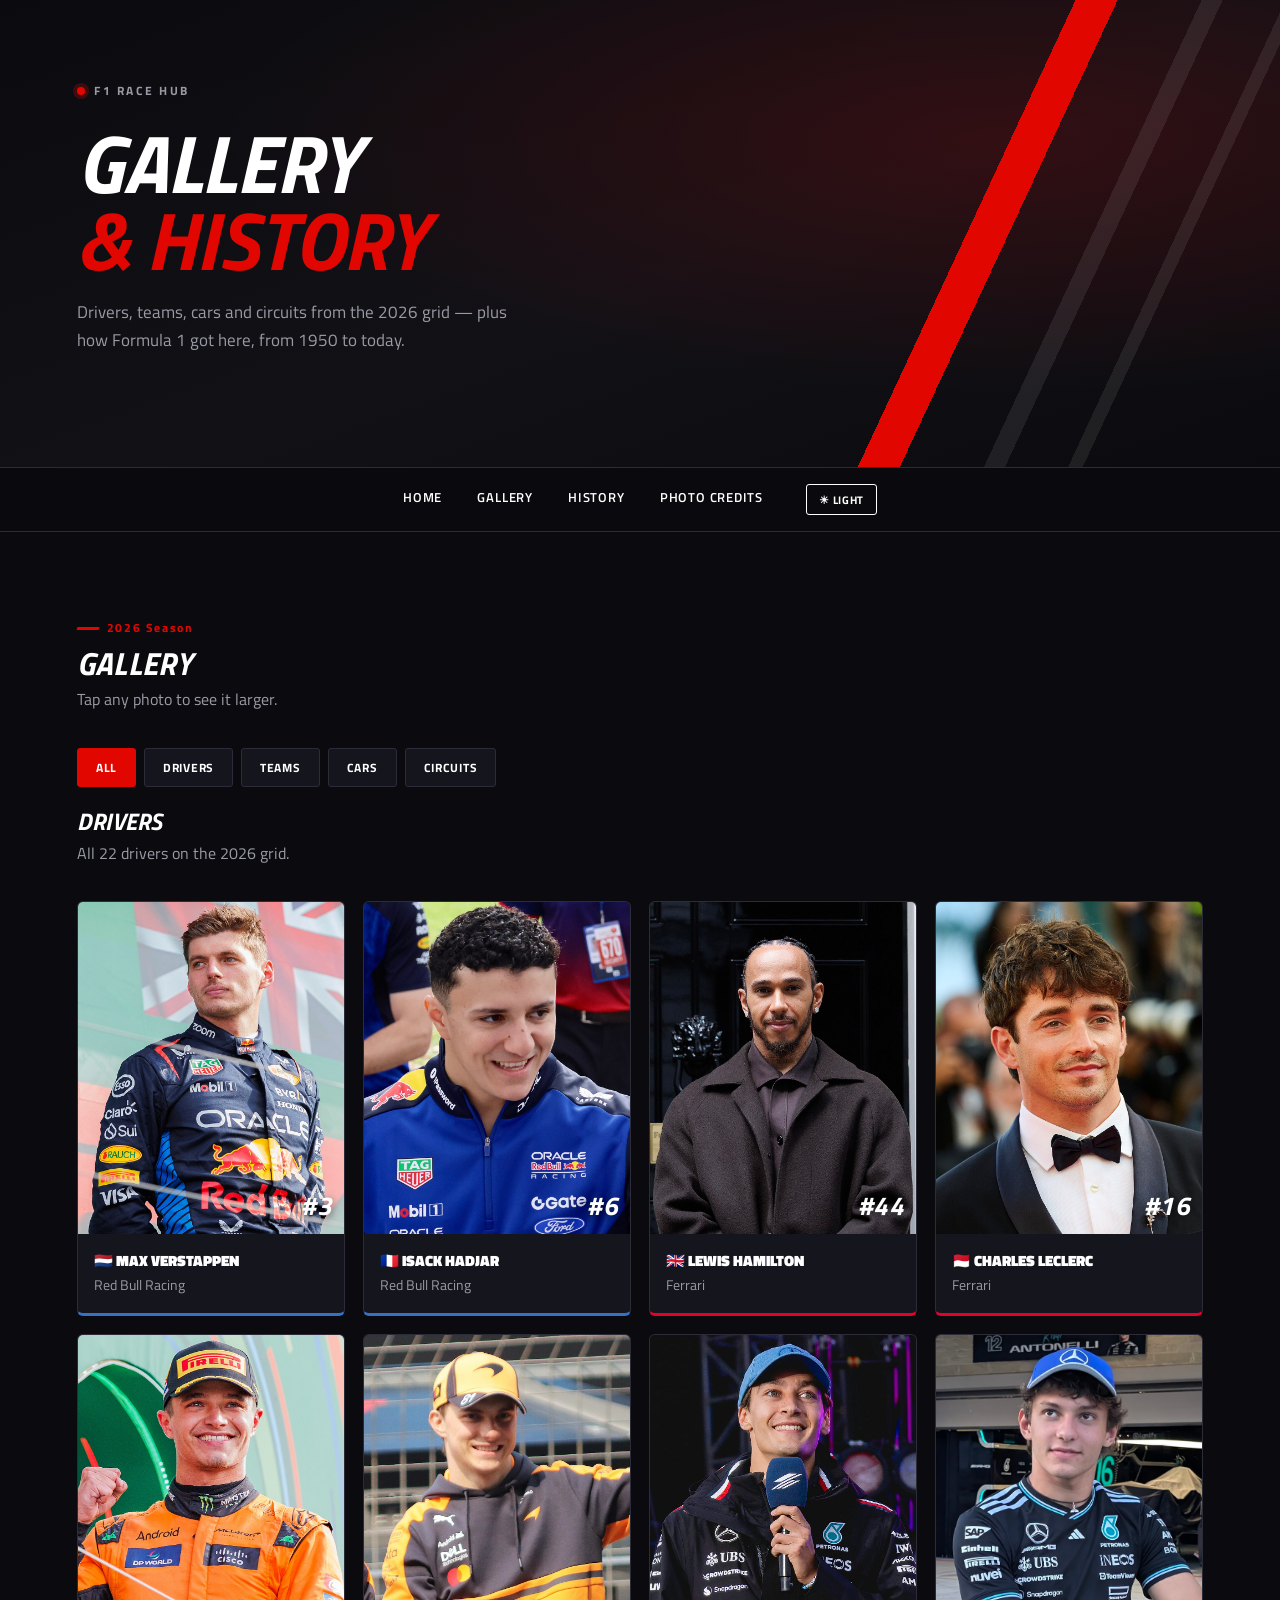
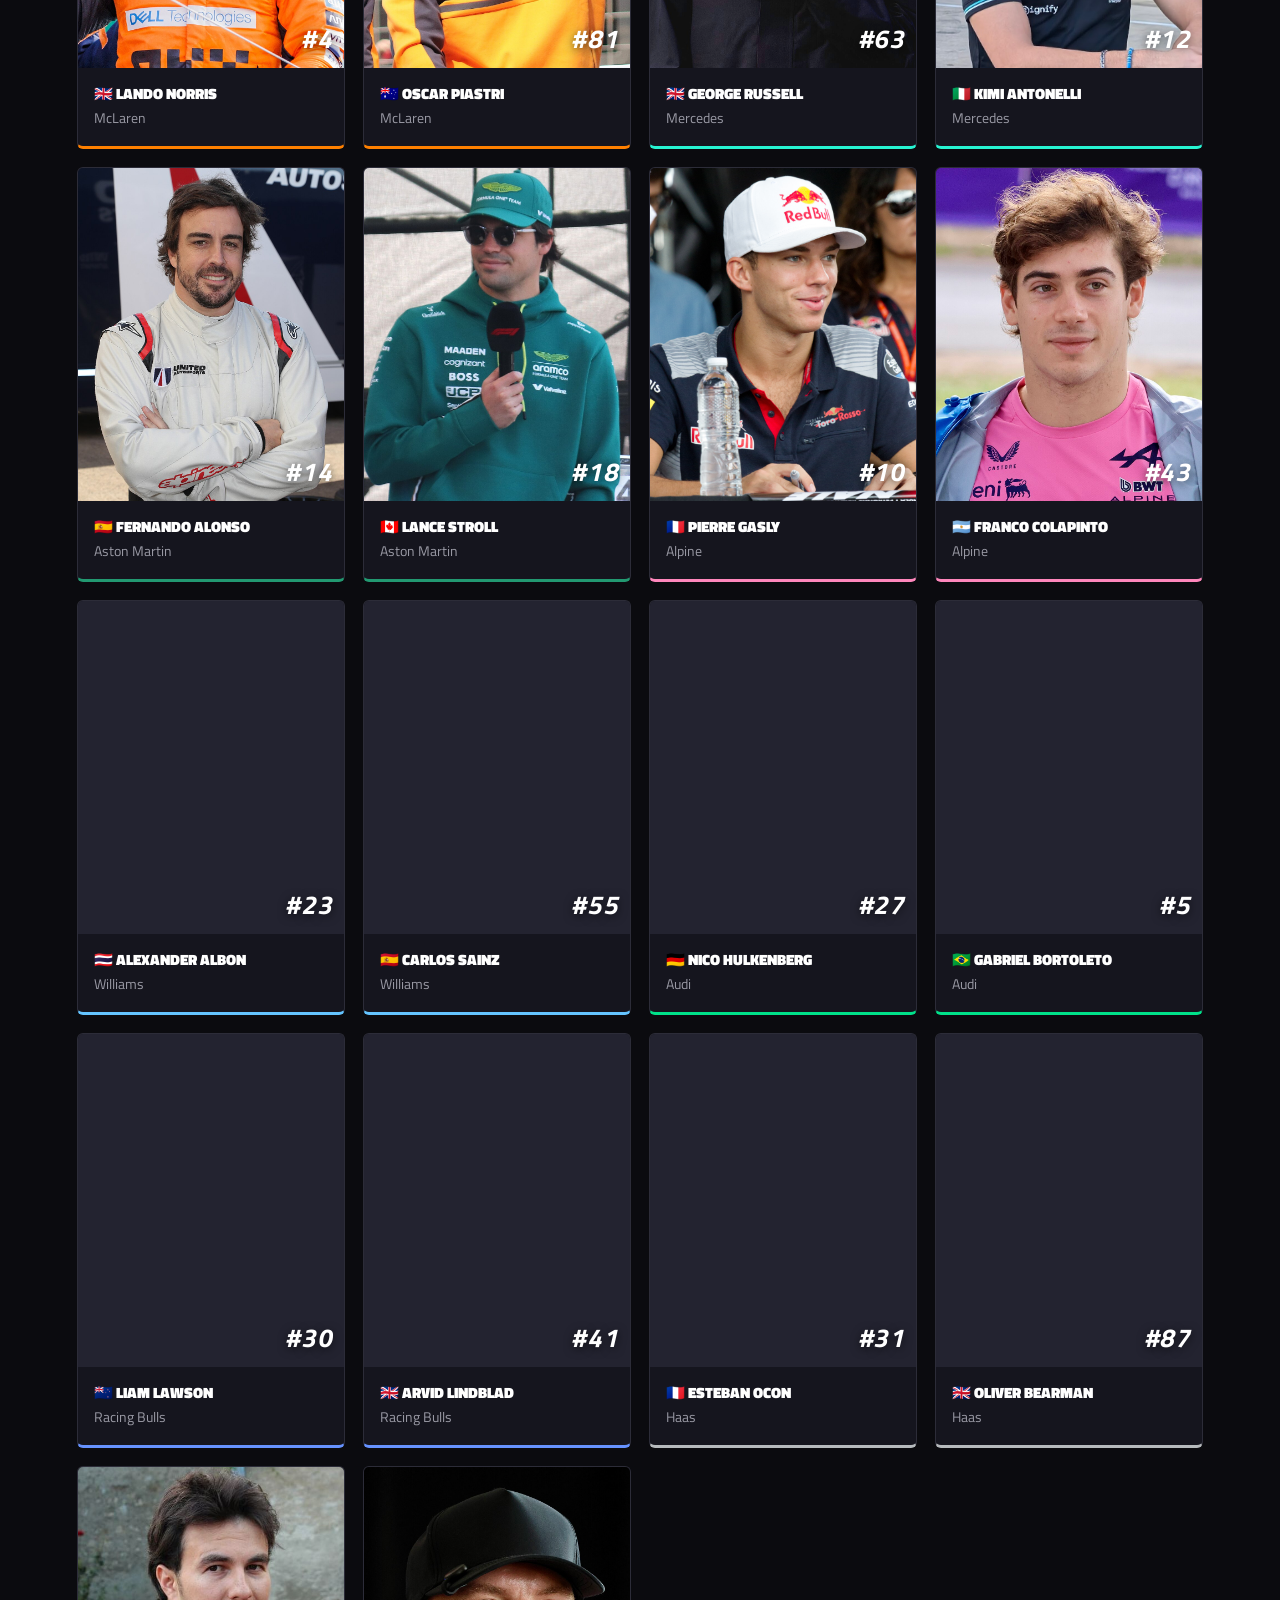
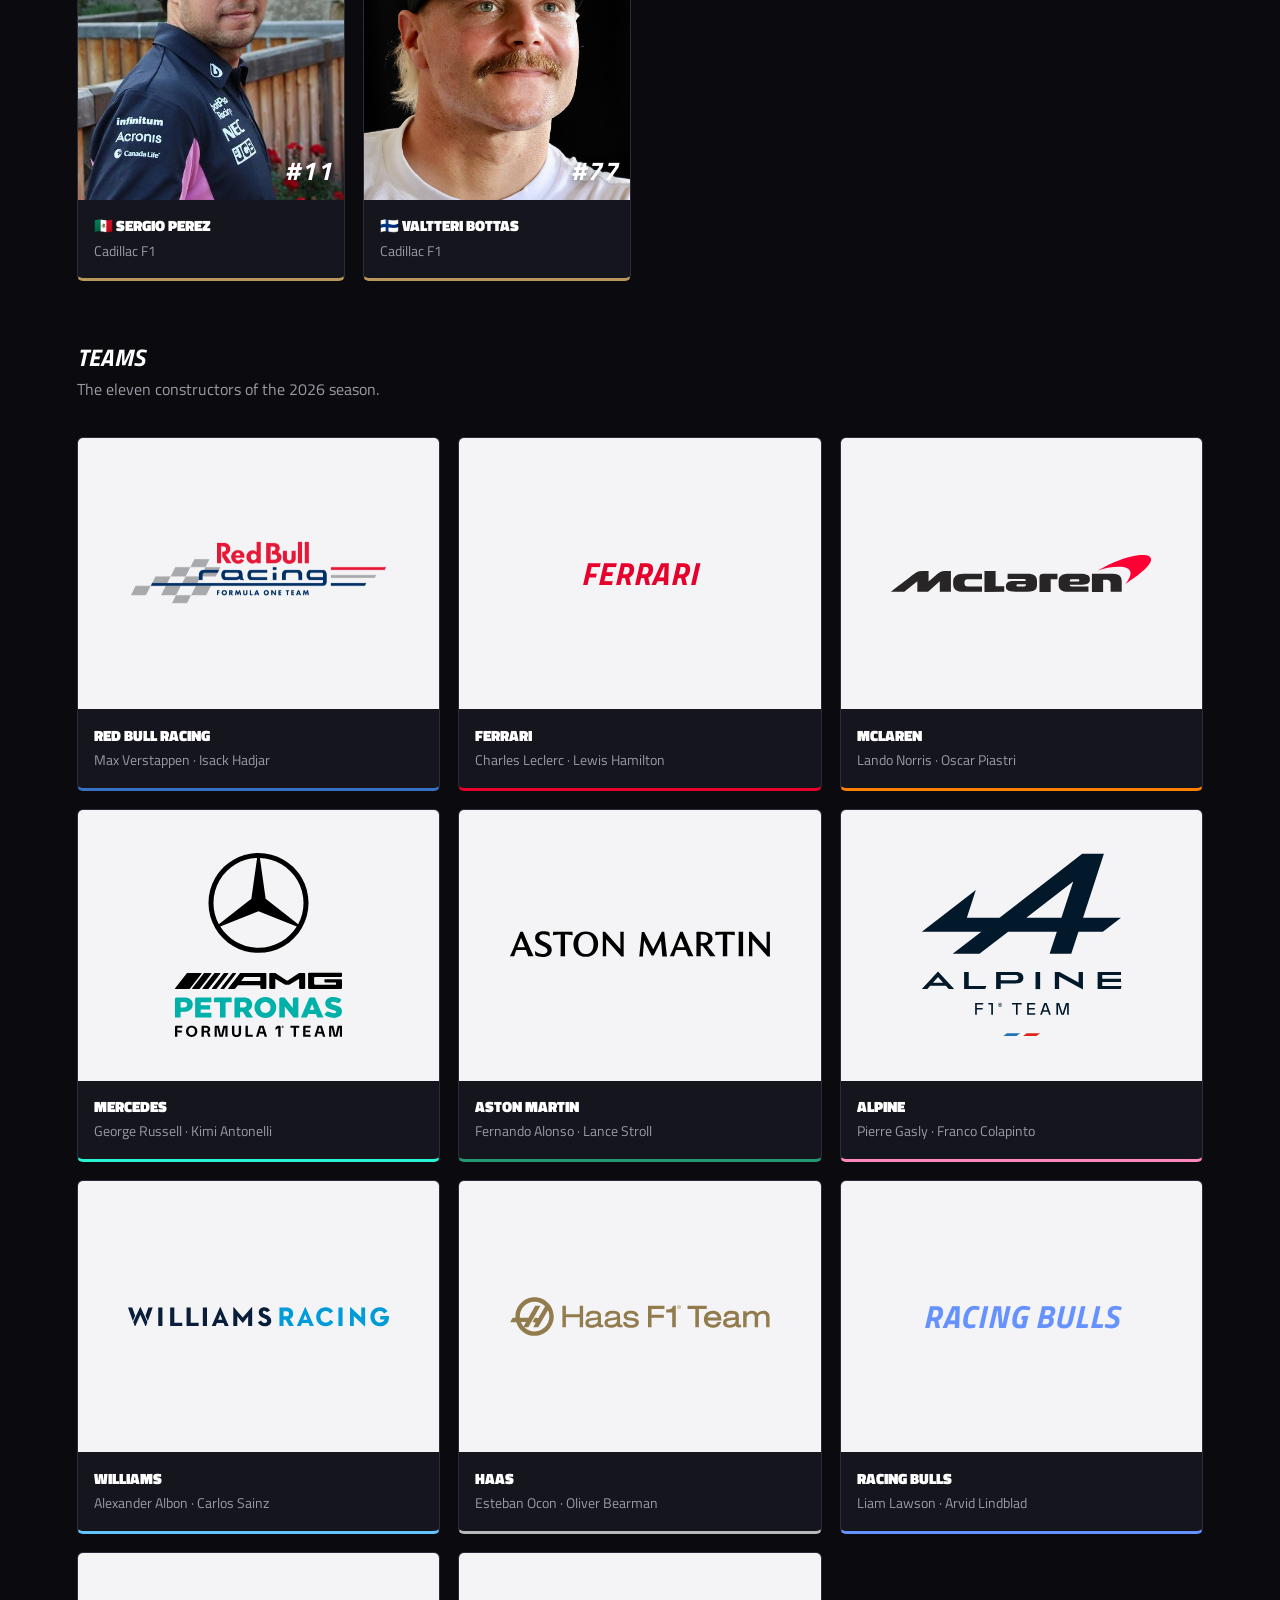
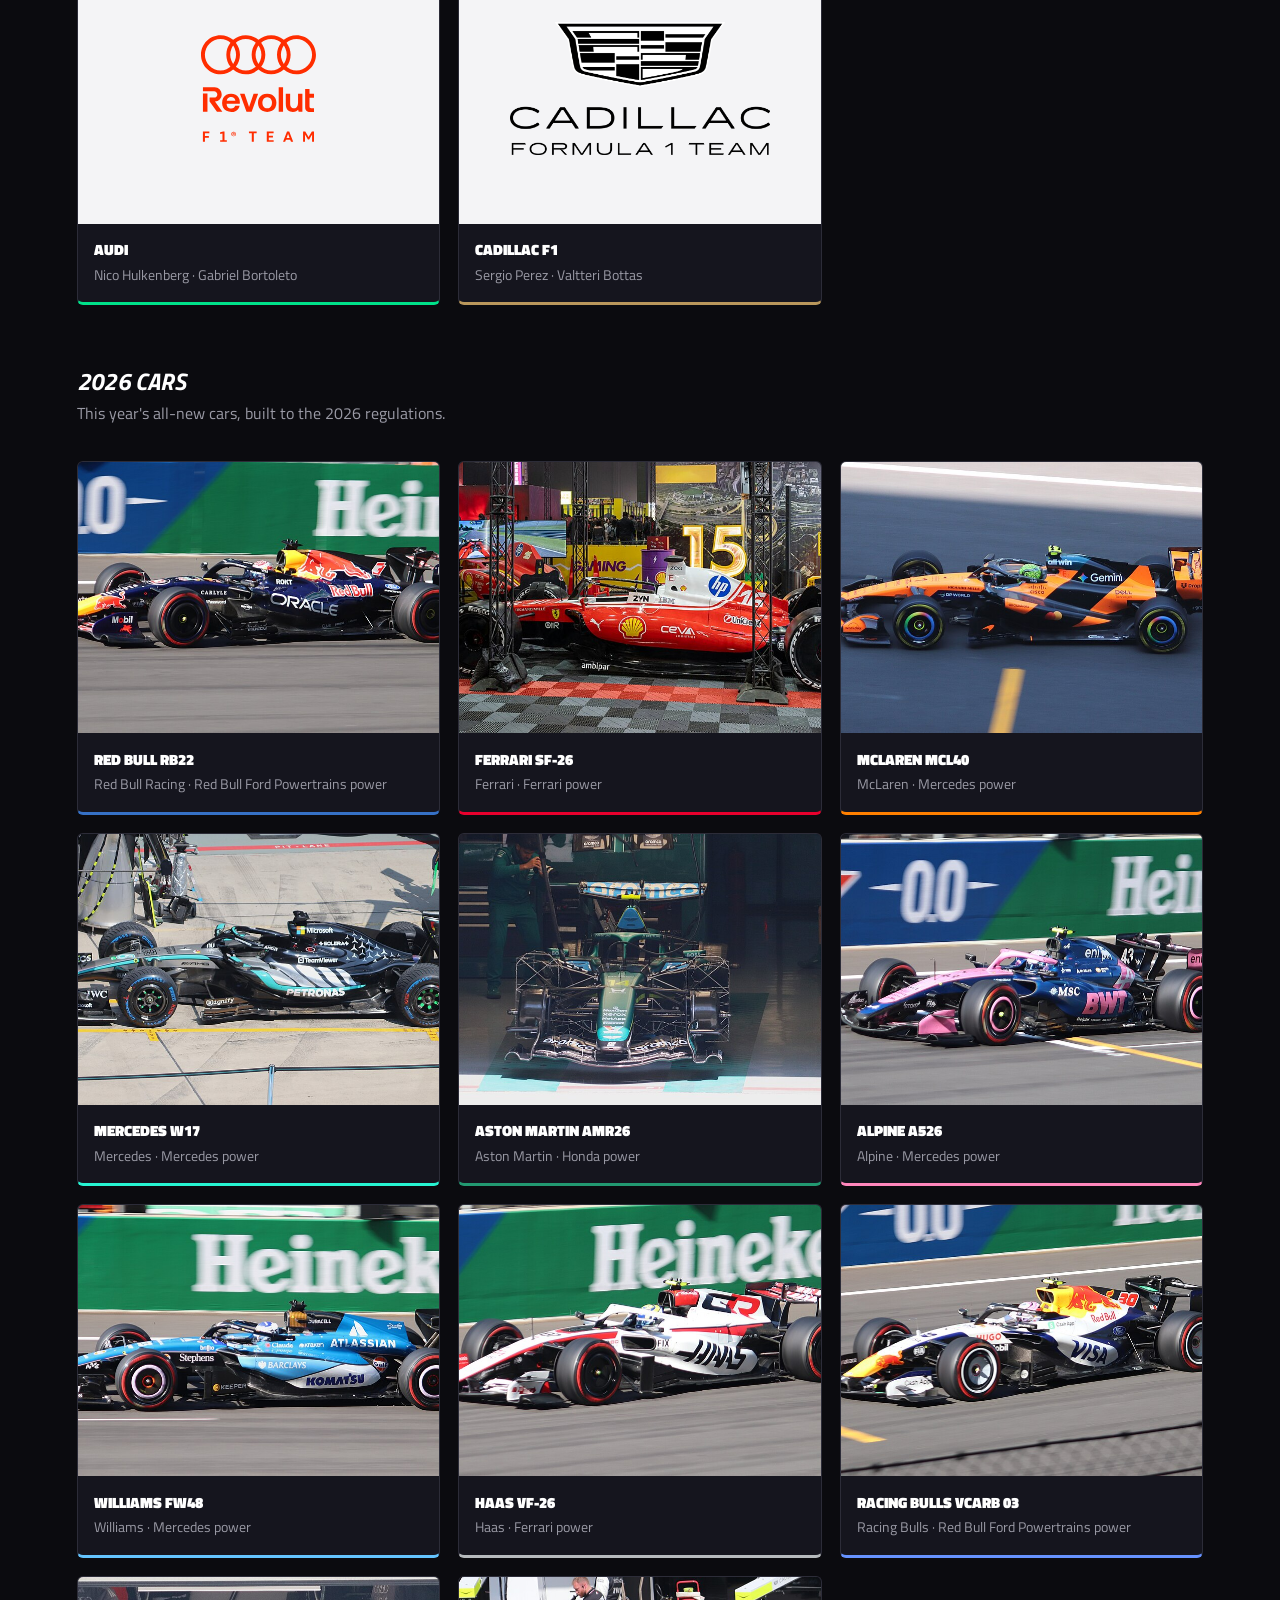
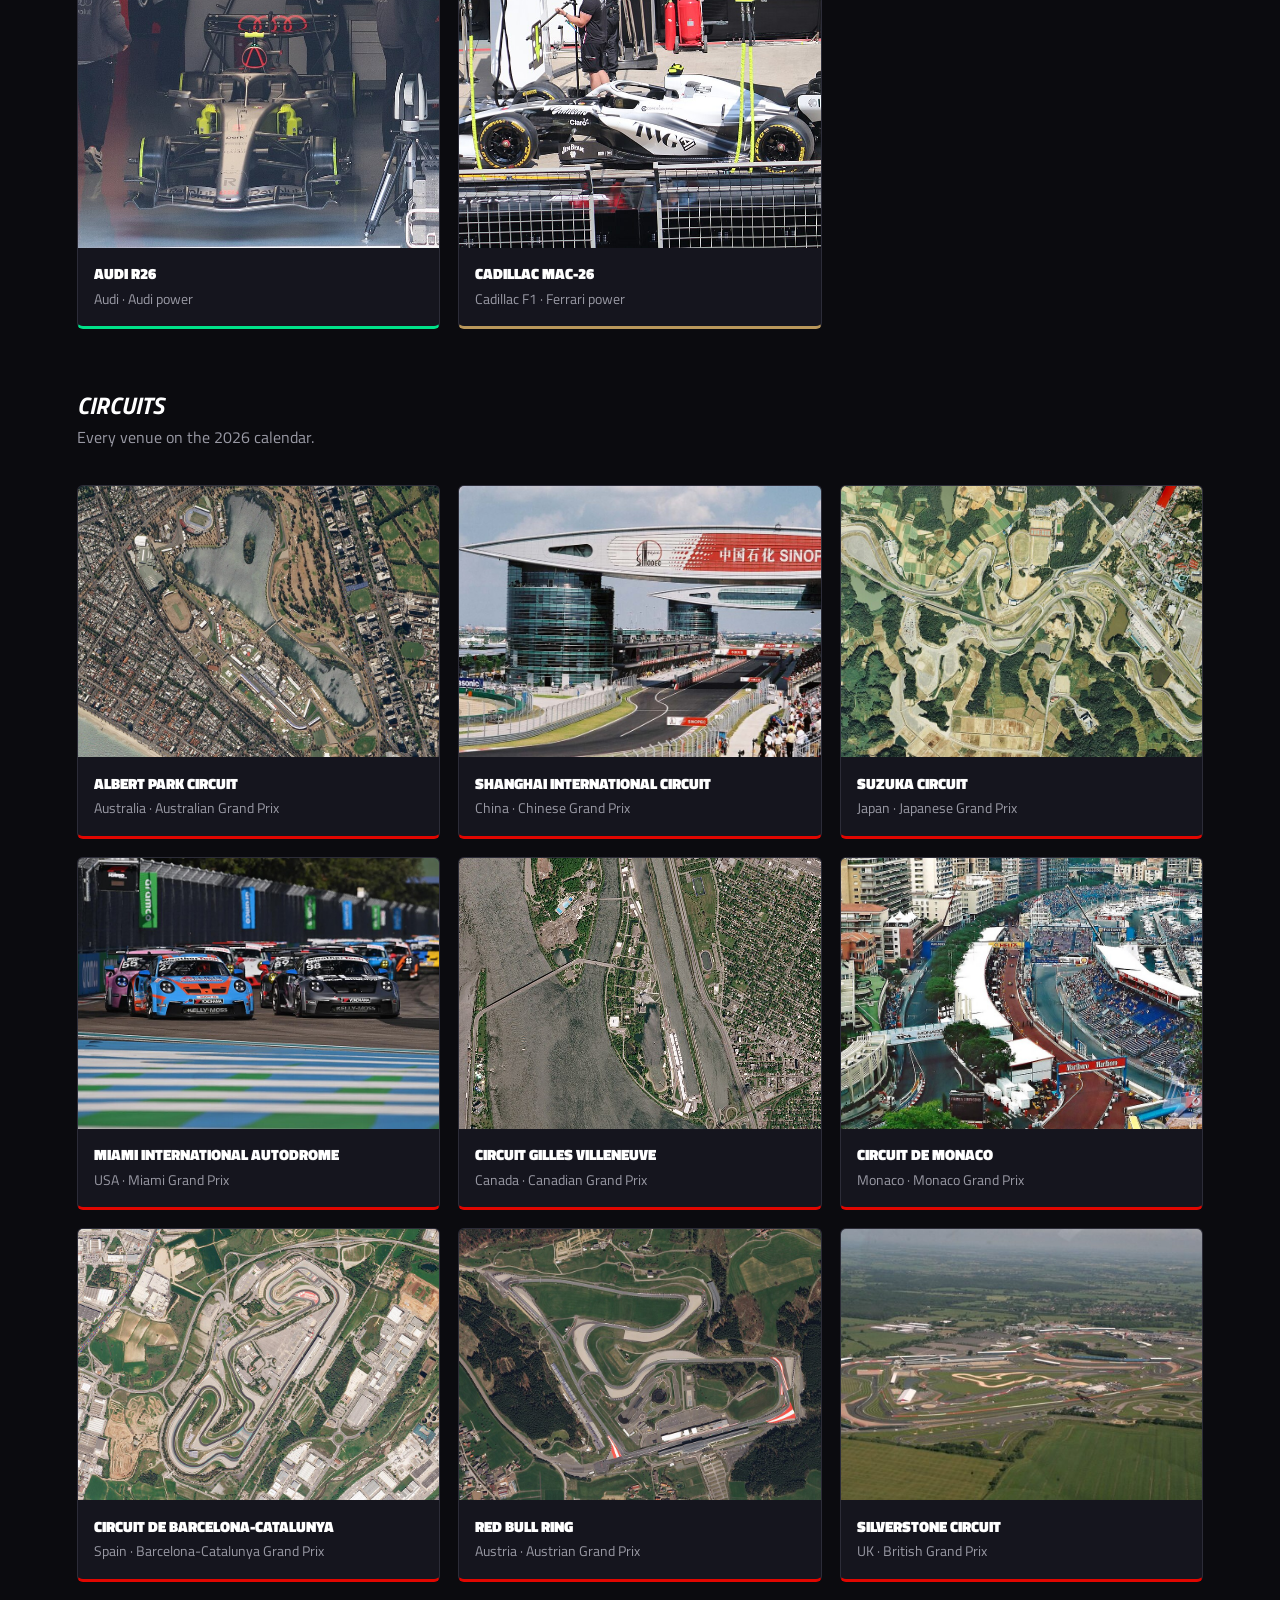
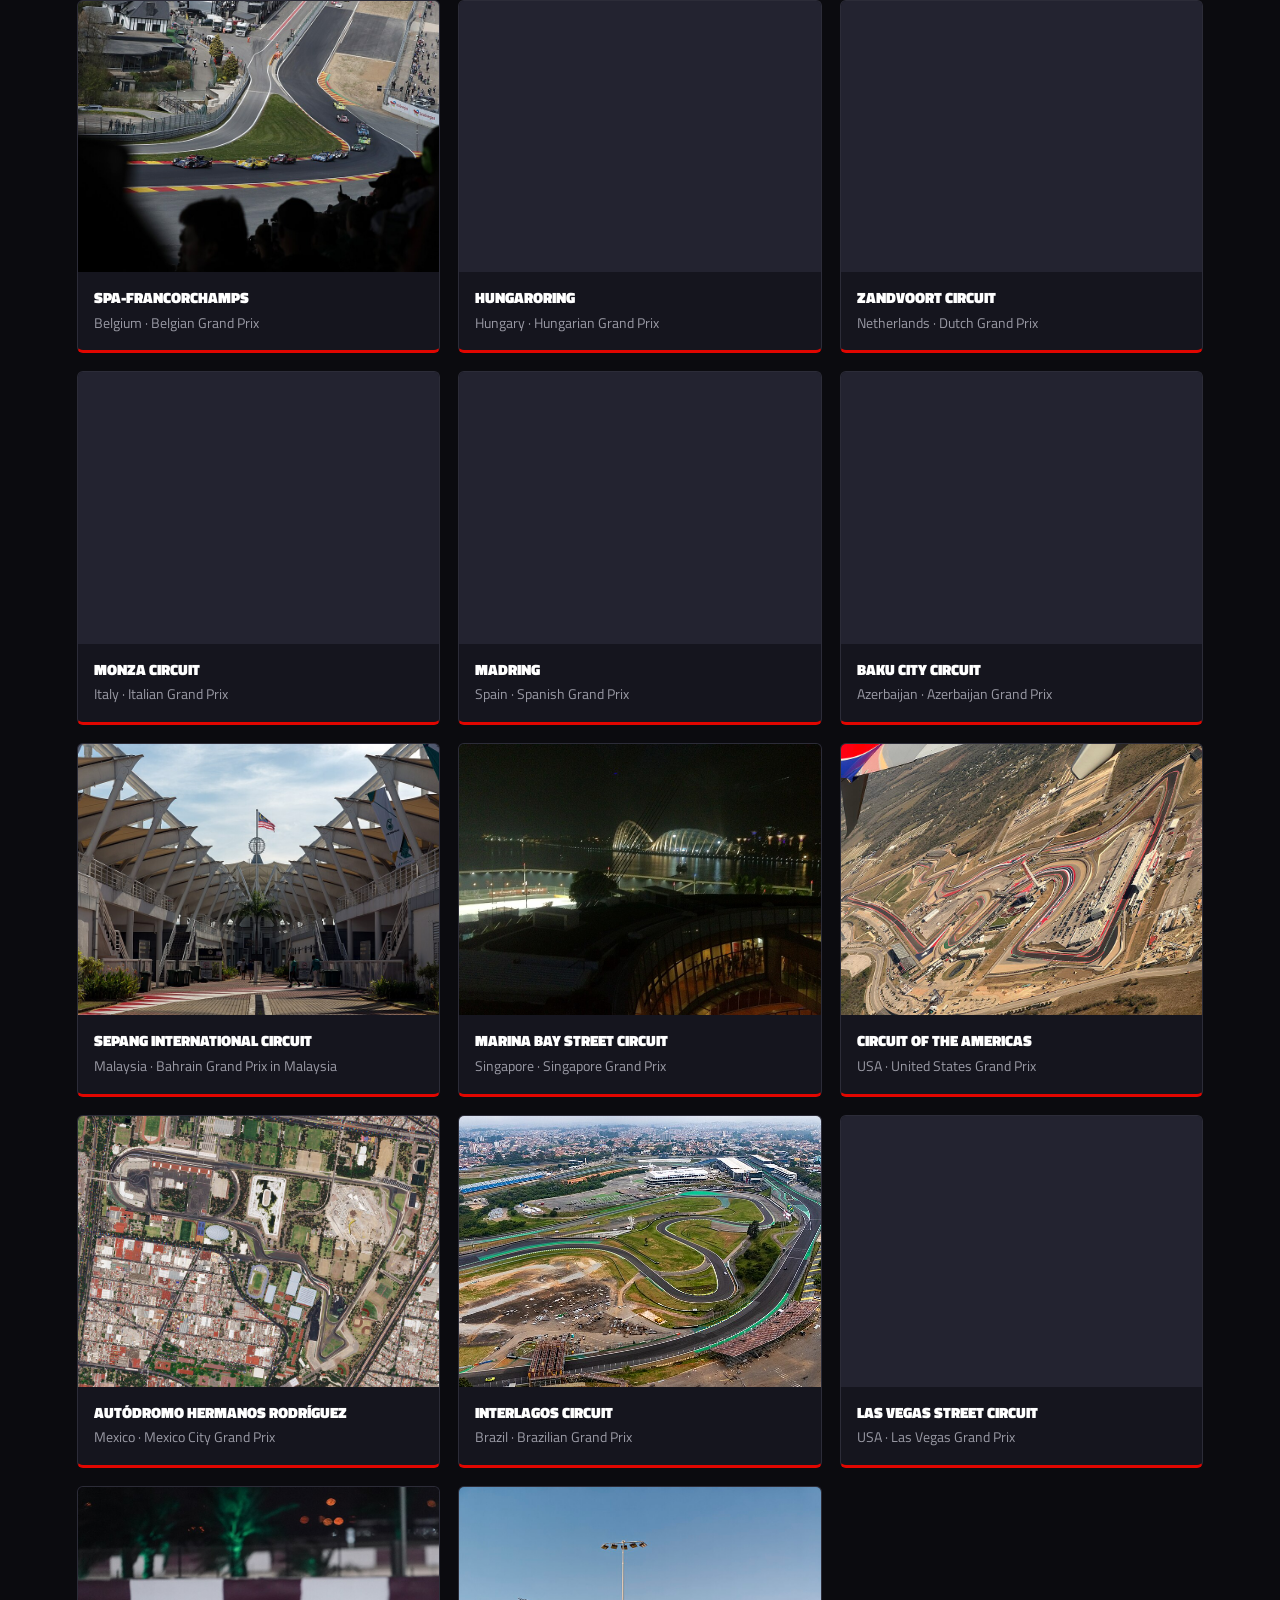
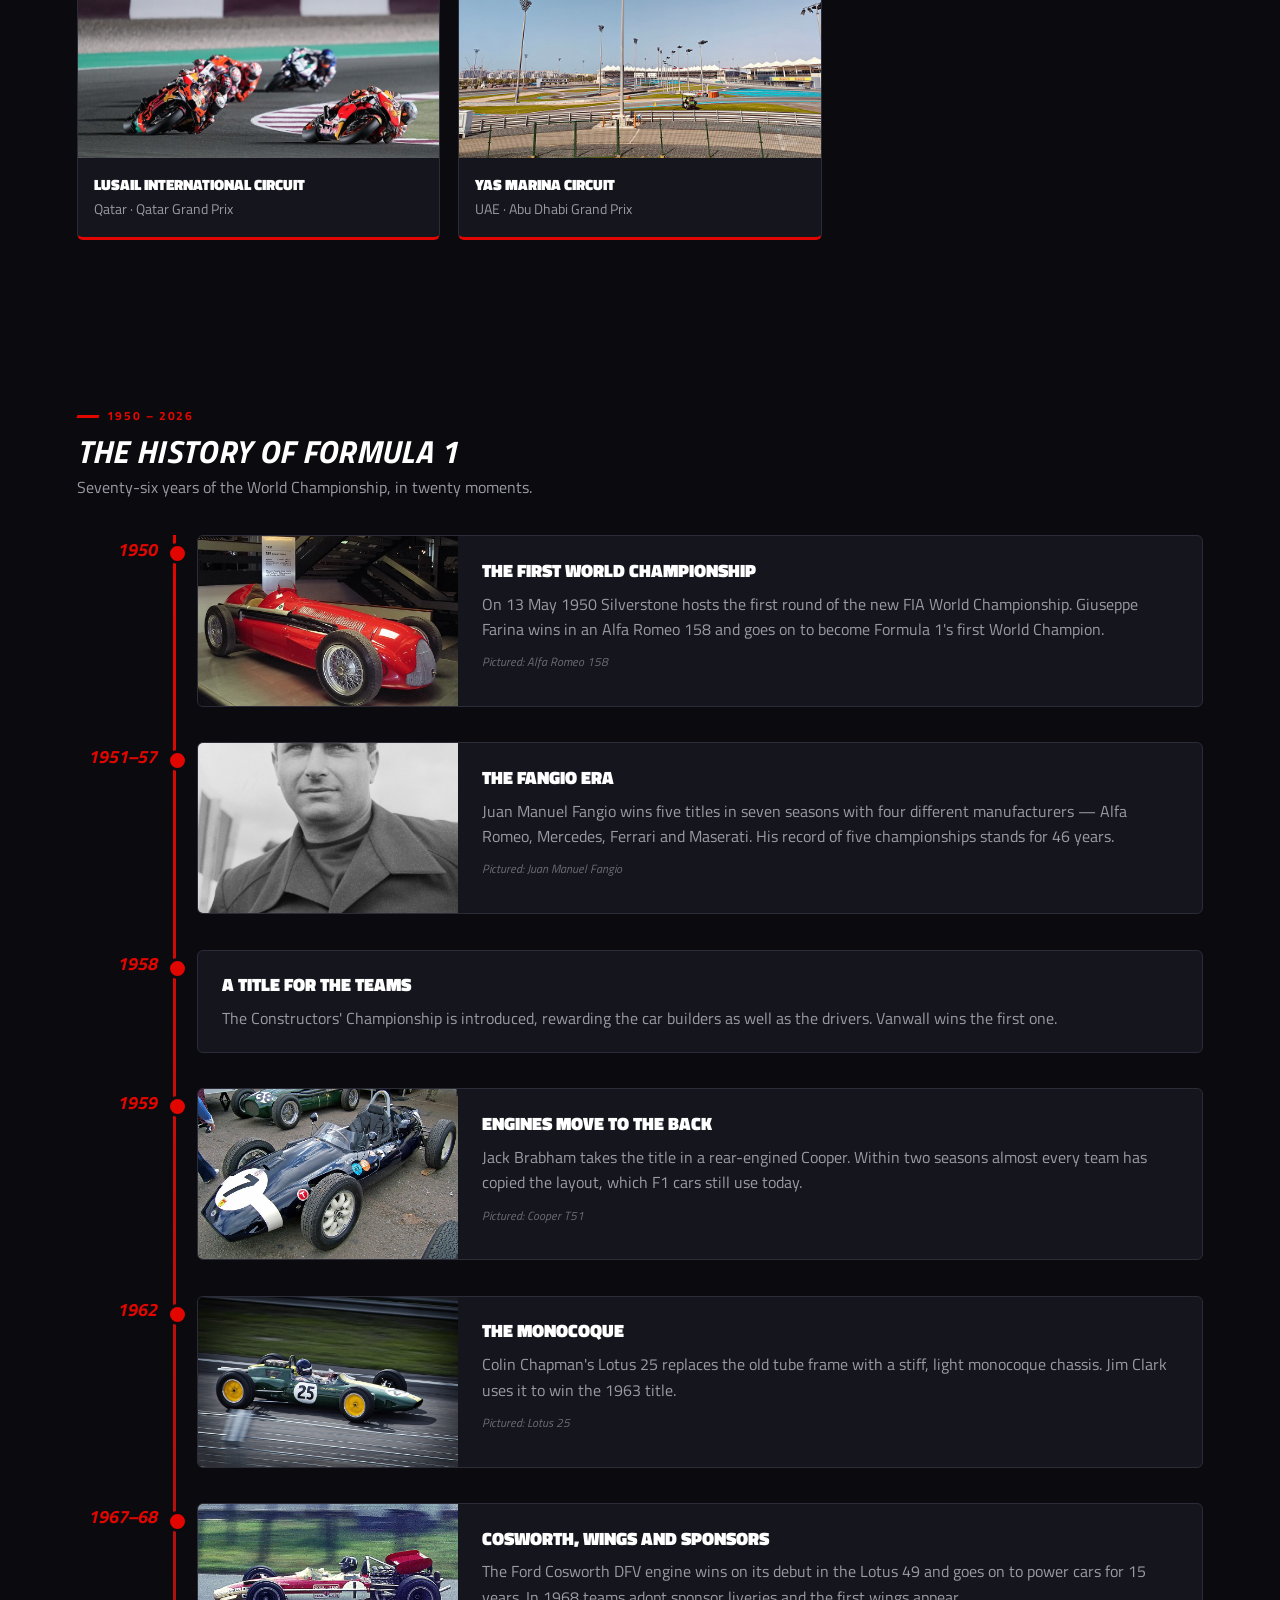
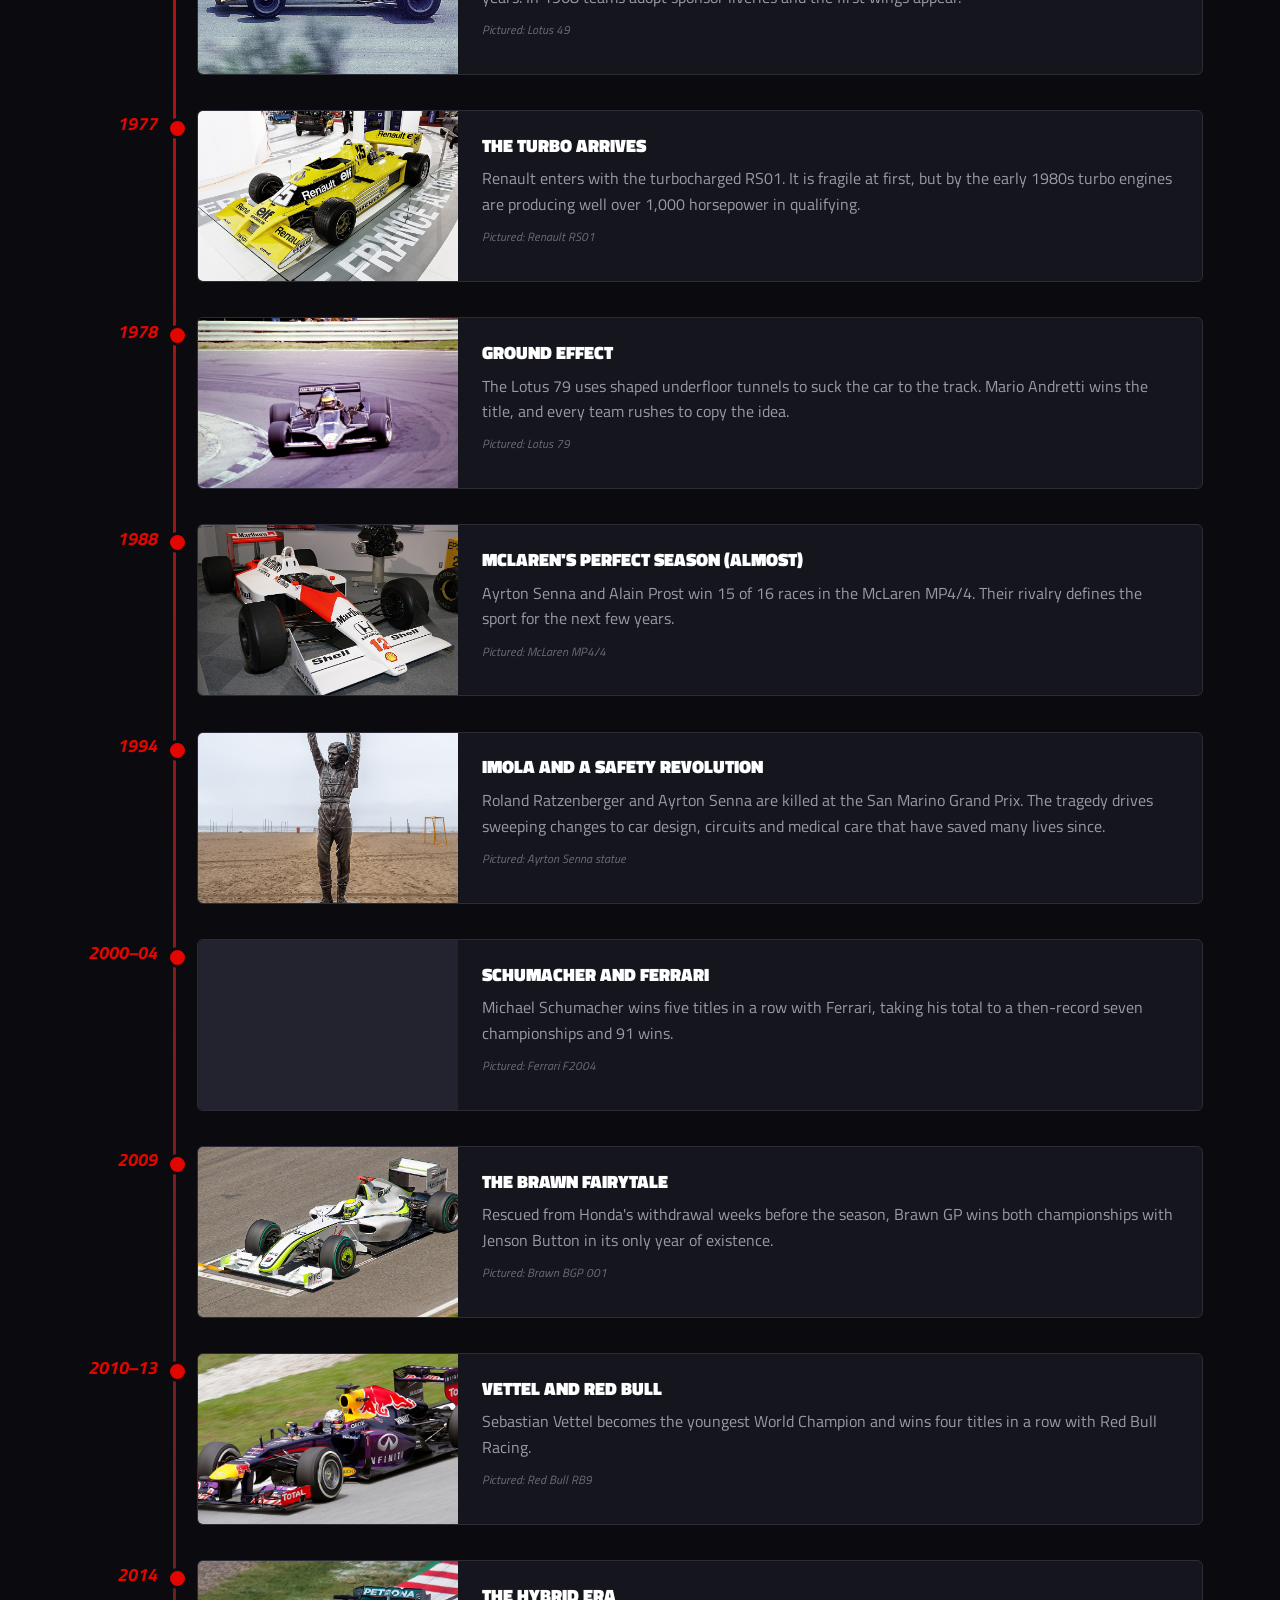
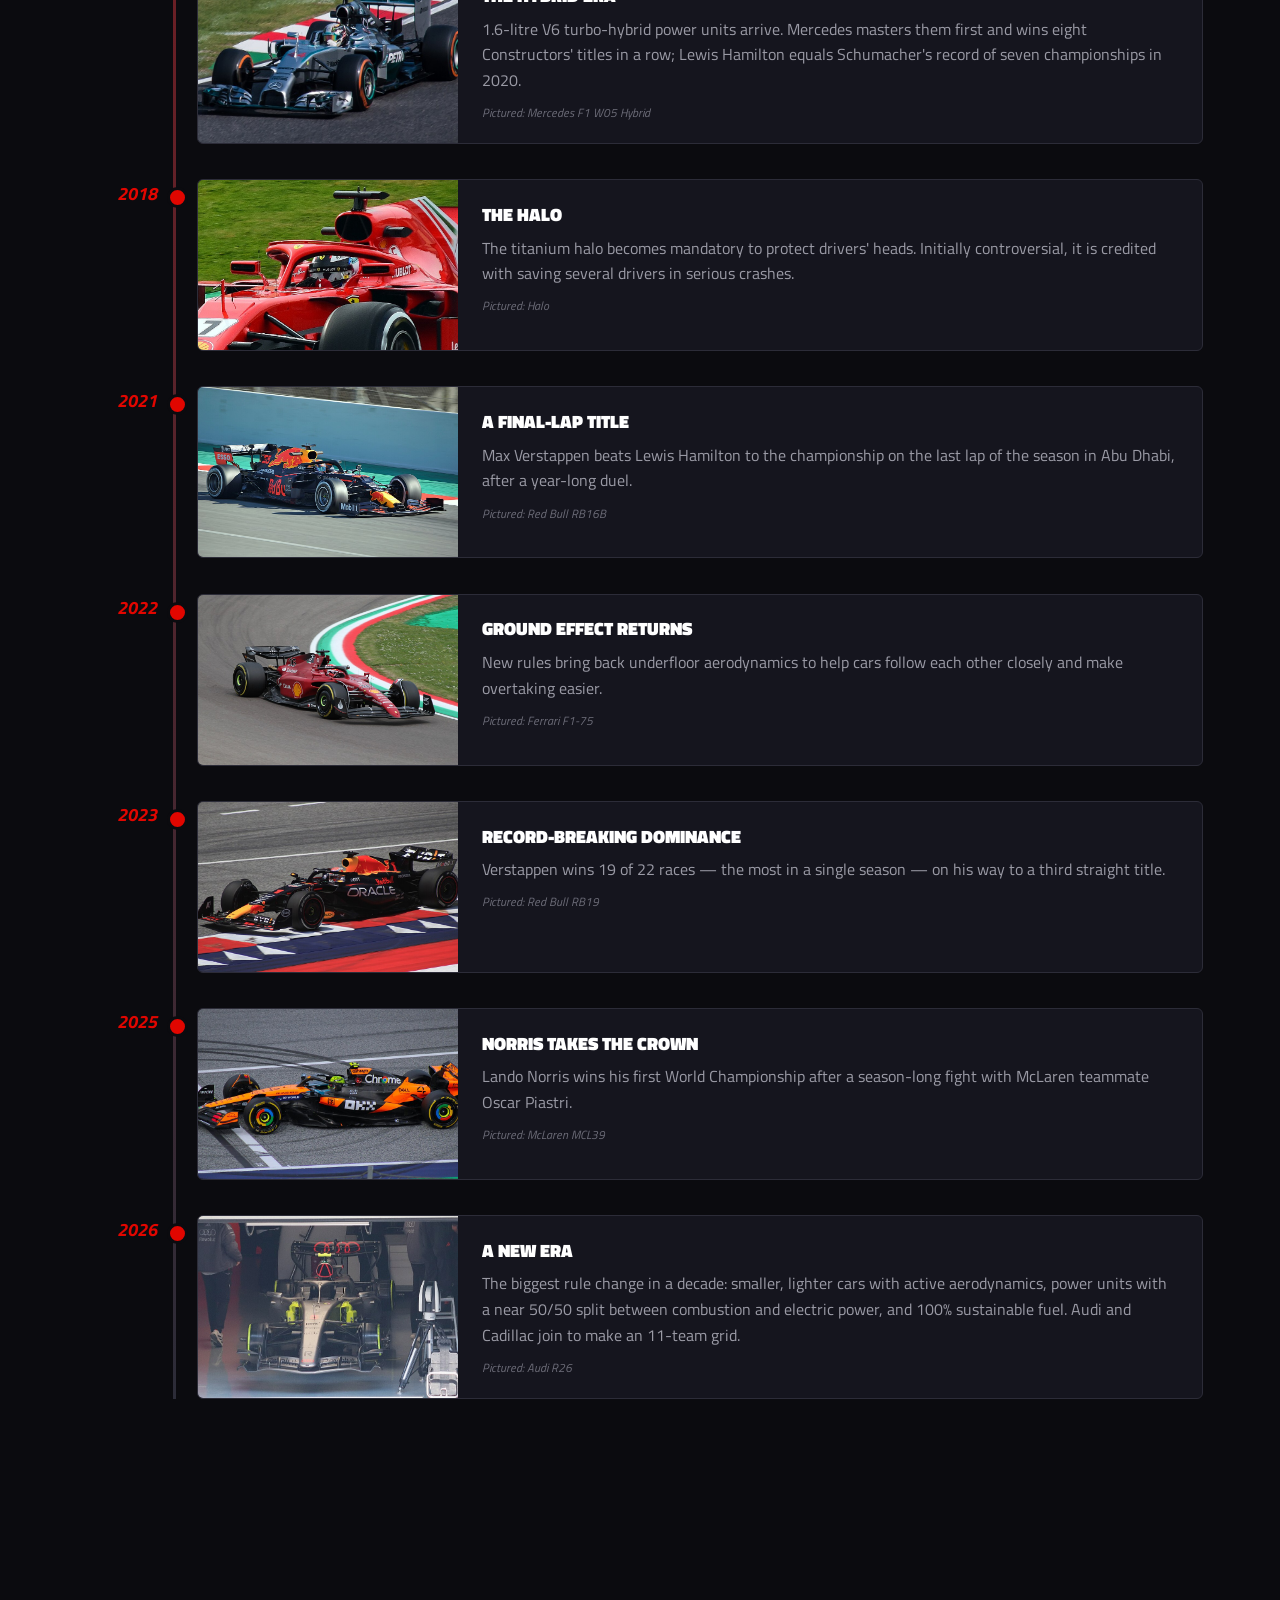
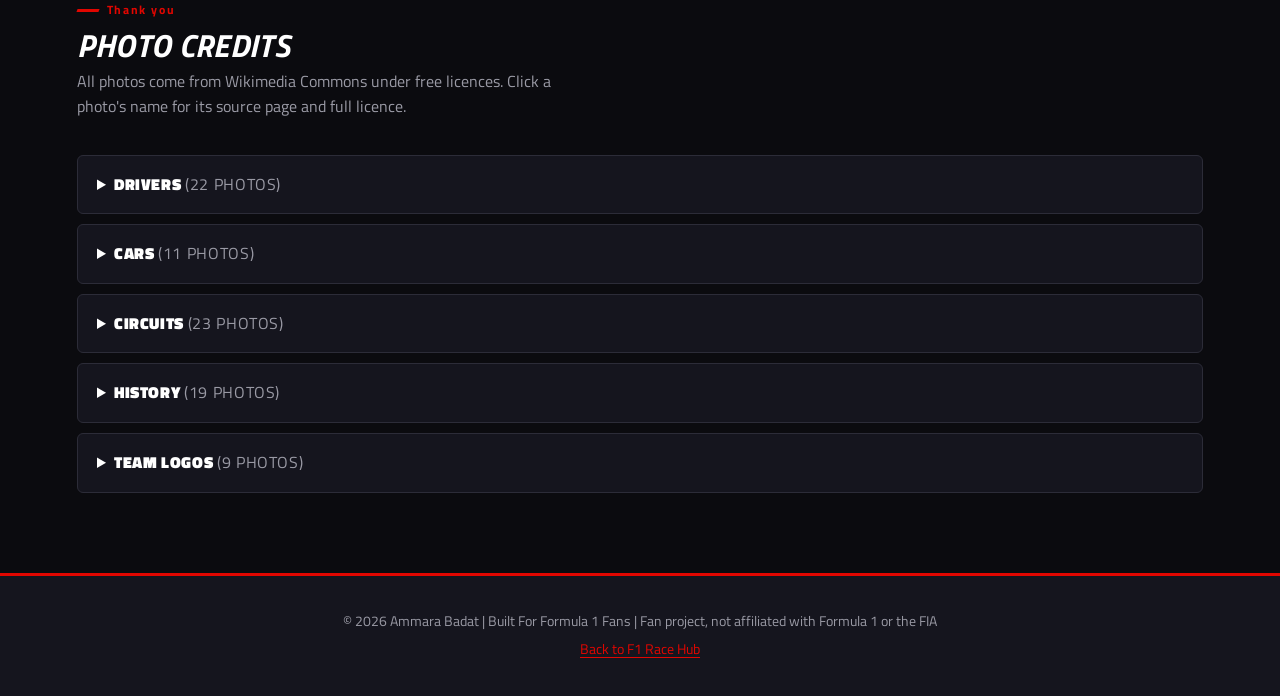
<file: gallery.html>
<!DOCTYPE html>
<html lang="en">
<head>
    <meta charset="UTF-8">
    <meta name="viewport" content="width=device-width, initial-scale=1.0">
    <title>Gallery &amp; History — F1 Race Hub</title>
    <meta name="description" content="Photos of the 2026 Formula 1 drivers, teams, cars and circuits, and the history of F1 from 1950 to today.">

    <!-- Apply the saved light/dark choice before the page paints -->
    <script>
        try {
            const t = JSON.parse(localStorage.getItem("f1Theme"));
            if (t) document.documentElement.dataset.theme = t;
        } catch (e) {}
    </script>

    <link rel="preconnect" href="https://fonts.googleapis.com">
    <link rel="preconnect" href="https://fonts.gstatic.com" crossorigin>
    <link href="https://fonts.googleapis.com/css2?family=Titillium+Web:ital,wght@0,300;0,400;0,600;0,700;0,900;1,700;1,900&display=swap" rel="stylesheet">

    <link rel="stylesheet" href="css/base.css">
    <link rel="stylesheet" href="css/layout.css">
    <link rel="stylesheet" href="css/cards.css">
    <link rel="stylesheet" href="css/components/modal.css">
    <link rel="stylesheet" href="css/components/gallery.css">
</head>
<body>

<header id="top" class="header-compact">
    <div class="header-overlay">
        <div class="header-kicker"><span class="dot"></span> F1 Race Hub</div>
        <h1><span>Gallery</span><span class="accent">&amp; History</span></h1>
        <p>Drivers, teams, cars and circuits from the 2026 grid — plus how Formula 1 got here, from 1950 to today.</p>
    </div>
</header>

<nav>
    <a href="index.html">Home</a>
    <a href="#gallery">Gallery</a>
    <a href="#history">History</a>
    <a href="#credits">Photo credits</a>
    <button type="button" class="theme-toggle ghost small" aria-pressed="false">☀ Light</button>
</nav>

<!-- ==========================
GALLERY
========================== -->

<section id="gallery" class="section">
    <div class="section-head">
        <div class="eyebrow">2026 Season</div>
        <h2 class="section-heading">Gallery</h2>
        <p class="section-sub">Tap any photo to see it larger.</p>
    </div>

    <div id="galleryFilters" class="chip-row" role="group" aria-label="Show gallery section">
        <button type="button" class="chip" data-group="all" aria-pressed="true">All</button>
        <button type="button" class="chip" data-group="drivers" aria-pressed="false">Drivers</button>
        <button type="button" class="chip" data-group="teams" aria-pressed="false">Teams</button>
        <button type="button" class="chip" data-group="cars" aria-pressed="false">Cars</button>
        <button type="button" class="chip" data-group="circuits" aria-pressed="false">Circuits</button>
    </div>

    <div id="galleryContainer"></div>
</section>

<!-- ==========================
HISTORY
========================== -->

<section id="history" class="section">
    <div class="section-head">
        <div class="eyebrow">1950 – 2026</div>
        <h2 class="section-heading">The History of Formula 1</h2>
        <p class="section-sub">Seventy-six years of the World Championship, in twenty moments.</p>
    </div>

    <ol id="historyTimeline" class="timeline"></ol>
</section>

<!-- ==========================
CREDITS
========================== -->

<section id="credits" class="section">
    <div class="section-head">
        <div class="eyebrow">Thank you</div>
        <h2 class="section-heading">Photo Credits</h2>
        <p class="section-sub">All photos come from Wikimedia Commons under free licences. Click a photo's name for its source page and full licence.</p>
    </div>

    <div id="creditsList" class="credits"></div>
</section>

<dialog id="lightbox" class="modal lightbox" aria-label="Photo viewer">
    <div class="modal-panel">
        <button type="button" class="modal-close" data-close aria-label="Close">✕</button>
        <div id="lightboxBody"></div>
    </div>
</dialog>

<footer>
    <p>© 2026 Ammara Badat | Built For Formula 1 Fans | Fan project, not affiliated with Formula 1 or the FIA</p>
    <p><a href="index.html">Back to F1 Race Hub</a></p>
</footer>

<script type="module" src="js/gallery-main.js"></script>

</body>
</html>
</file>
<file: css/base.css>
/* =====================================
   ROOT VARIABLES — F1 brand system
===================================== */

:root{
    /* brand */
    --f1-red:#E10600;
    --f1-red-dark:#9E0000;

    /* dark theme (default) */
    --bg:#0B0B0F;
    --bg-2:#111116;
    --panel:#15151E;
    --panel-2:#1C1C26;
    --panel-3:#232330;
    --text:#FFFFFF;
    --muted:#9A9AA5;
    --muted-2:#6C6C78;
    --line:#2C2C38;
    --nav-bg:rgba(11,11,15,.92);
    --gold:#FFD166;
    --silver:#C9CED6;
    --bronze:#D59A6A;
    --ok:#7CD98A;
    --err:#FF6B6B;
    --stripe:rgba(255,255,255,.08);

    --shadow-red: 0 12px 32px rgba(225,6,0,.28);
    --shadow-dark: 0 10px 28px rgba(0,0,0,.5);

    --ease:.25s cubic-bezier(.4,0,.2,1);
    color-scheme:dark;
}

:root[data-theme="light"]{
    --bg:#F3F3F6;
    --bg-2:#FFFFFF;
    --panel:#FFFFFF;
    --panel-2:#F4F4F7;
    --panel-3:#E8E8EE;
    --text:#15151E;
    --muted:#55555F;
    --muted-2:#85858F;
    --line:#DCDCE3;
    --nav-bg:rgba(243,243,246,.92);
    --gold:#A87400;
    --silver:#6B7280;
    --bronze:#9A5B2C;
    --ok:#1E8E3E;
    --err:#C62828;
    --stripe:rgba(0,0,0,.07);
    --shadow-dark: 0 10px 24px rgba(20,20,40,.10);
    color-scheme:light;
}

/* =====================================
   RESET
===================================== */

*{
    margin:0;
    padding:0;
    box-sizing:border-box;
}

html{
    scroll-behavior:smooth;
}

body{
    font-family:"Titillium Web",sans-serif;
    background:var(--bg);
    color:var(--text);
    min-height:100vh;
    overflow-x:hidden;
    font-size:16px;
    line-height:1.6;
}

img{ max-width:100%; display:block; }

a{ color:inherit; }

button{ font-family:inherit; }

/* =====================================
   SCROLLBAR
===================================== */

::-webkit-scrollbar{ width:9px; }
::-webkit-scrollbar-track{ background:var(--bg); }
::-webkit-scrollbar-thumb{ background:var(--f1-red); border-radius:20px; }

/* =====================================
   SHARED TYPE TREATMENTS
===================================== */

.eyebrow{
    display:inline-flex;
    align-items:center;
    gap:.5rem;
    font-weight:700;
    font-size:.72rem;
    letter-spacing:.14em;
    color:var(--f1-red);
    margin-bottom:.6rem;
}

.eyebrow::before{
    content:"";
    width:22px;
    height:3px;
    background:var(--f1-red);
    display:inline-block;
    transform:skewX(-20deg);
}

.section-heading{
    font-weight:900;
    font-size:2rem;
    text-transform:uppercase;
    font-style:italic;
    letter-spacing:.01em;
    line-height:1.05;
    margin-bottom:.4rem;
}

.section-sub{
    color:var(--muted);
    max-width:56ch;
    margin-bottom:2.2rem;
    font-size:.98rem;
}

.section-head{
    margin-bottom:2rem;
}

/* =====================================
   BUTTONS
===================================== */

button,
.btn{
    display:inline-block;
    text-decoration:none;
    border:none;
    background:var(--f1-red);
    color:white;
    padding:13px 26px;
    border-radius:3px;
    cursor:pointer;
    font-weight:700;
    font-size:.82rem;
    text-transform:uppercase;
    letter-spacing:.06em;
    transition:transform var(--ease), box-shadow var(--ease), background var(--ease);
}

button:hover,
.btn:hover{
    background:#ff0900;
    box-shadow:var(--shadow-red);
    transform:translateY(-2px);
}

button.ghost,
.btn.ghost{
    background:transparent;
    border:1px solid var(--text);
    color:var(--text);
}

button.ghost:hover,
.btn.ghost:hover{
    background:var(--text);
    color:var(--bg);
    box-shadow:none;
}

/* =====================================
   ANIMATIONS
===================================== */

@keyframes fadeUp{
    from{ opacity:0; transform:translateY(24px); }
    to{ opacity:1; transform:translateY(0); }
}

.card{ animation:fadeUp .5s ease both; }

@media (prefers-reduced-motion:reduce){
    html{ scroll-behavior:auto; }
    .card{ animation:none; }
}

/* focus visibility */
a:focus-visible, button:focus-visible, input:focus-visible, select:focus-visible{
    outline:2px solid var(--f1-red);
    outline-offset:2px;
}

/* =====================================
   STATUS MESSAGES
===================================== */

.load-error{
    background:var(--f1-red);
    color:var(--text);
    padding:15px;
    font-weight:700;
    text-align:center;
}

.empty-note{
    color:var(--muted);
}

/* =====================================
   SHARED SMALL PIECES
===================================== */

button.small,
.btn.small{
    padding:8px 14px;
    font-size:.72rem;
}

button:disabled{
    opacity:.5;
    cursor:not-allowed;
    transform:none;
    box-shadow:none;
}

.muted{ color:var(--muted); font-weight:400; }

.chip-row{
    display:flex;
    flex-wrap:wrap;
    gap:8px;
    margin-bottom:1.4rem;
}

.chip{
    background:var(--panel);
    color:var(--text);
    border:1px solid var(--line);
    padding:9px 18px;
    font-size:.75rem;
}

.chip:hover{
    background:var(--panel-3);
    box-shadow:none;
}

.chip[aria-pressed="true"]{
    background:var(--f1-red);
    border-color:var(--f1-red);
    color:#fff;
}

select{
    font-family:inherit;
    font-size:.95rem;
    padding:12px 14px;
    border-radius:4px;
    border:1px solid var(--line);
    background:var(--panel-2);
    color:var(--text);
}

select:focus{
    outline:none;
    border-color:var(--f1-red);
}

a{ text-underline-offset:3px; }
.about-card a, footer a{ color:var(--f1-red); }
</file>
<file: css/layout.css>
/* =====================================
   HEADER / HERO
===================================== */

header{
    position:relative;
    min-height:88vh;
    display:flex;
    align-items:center;
    padding:0 6vw;
    overflow:hidden;
    background:
        radial-gradient(ellipse at 78% 30%, rgba(225,6,0,.16), transparent 55%),
        linear-gradient(160deg,var(--bg) 0%,var(--bg-2) 55%,var(--bg) 100%);
    border-bottom:1px solid var(--line);
}

header::before{
    /* angled red speed-stripes, like the official F1 hero graphic */
    content:"";
    position:absolute;
    top:-10%;
    right:-8%;
    width:60%;
    height:130%;
    background:
        linear-gradient(115deg, transparent 0 46%, var(--f1-red) 46% 50%, transparent 50% 100%),
        linear-gradient(115deg, transparent 0 58%, var(--stripe) 58% 60%, transparent 60% 100%),
        linear-gradient(115deg, transparent 0 66%, var(--stripe) 66% 67.4%, transparent 67.4% 100%);
    pointer-events:none;
}

.header-overlay{
    position:relative;
    z-index:2;
    max-width:720px;
}

.header-kicker{
    display:flex;
    align-items:center;
    gap:.6rem;
    font-weight:700;
    font-size:.78rem;
    letter-spacing:.18em;
    text-transform:uppercase;
    color:var(--muted);
    margin-bottom:1.4rem;
}

.header-kicker .dot{
    width:8px;
    height:8px;
    border-radius:50%;
    background:var(--f1-red);
    box-shadow:0 0 0 4px rgba(225,6,0,.25);
}

header h1{
    font-family:"Titillium Web",sans-serif;
    font-weight:900;
    font-style:italic;
    font-size:clamp(2.6rem,6.4vw,5.2rem);
    text-transform:uppercase;
    line-height:.94;
    letter-spacing:-.01em;
    margin-bottom:1.3rem;
}

header h1 span{
    display:block;
}

header h1 .accent{
    color:var(--f1-red);
}

header p{
    font-size:1.08rem;
    color:var(--muted);
    max-width:46ch;
    margin-bottom:2rem;
}

.hero-actions{
    margin-bottom:2rem;
}

.f1-slogan{
    display:flex;
    align-items:center;
    gap:14px;
    flex-wrap:wrap;
    color:var(--text);
    font-weight:600;
    font-size:.85rem;
    text-transform:uppercase;
    letter-spacing:.08em;
}

.f1-slogan span:nth-child(2){
    color:var(--f1-red);
}

/* =====================================
   NAVIGATION
===================================== */

nav{
    position:sticky;
    top:0;
    z-index:1000;
    display:flex;
    align-items:center;
    justify-content:center;
    gap:2.2rem;
    flex-wrap:wrap;
    padding:1rem 1.5rem;
    background:var(--nav-bg);
    backdrop-filter:blur(14px);
    border-bottom:1px solid var(--line);
}

nav a{
    color:var(--text);
    text-decoration:none;
    font-weight:600;
    font-size:.82rem;
    text-transform:uppercase;
    letter-spacing:.06em;
    transition:color var(--ease);
    position:relative;
    padding-bottom:4px;
}

nav a:hover{ color:var(--f1-red); }

nav a::after{
    content:"";
    position:absolute;
    left:0;
    bottom:-2px;
    width:0;
    height:3px;
    background:var(--f1-red);
    transform:skewX(-20deg);
    transition:width var(--ease);
}

nav a:hover::after{ width:100%; }

nav .theme-toggle{
    margin-left:.5rem;
    padding:6px 12px;
    font-size:.7rem;
}

/* =====================================
   SECTIONS
===================================== */

.section{
    width:88%;
    max-width:1360px;
    margin:auto;
    padding:5rem 0;
}

.section-tight{
    padding-top:0;
}

/* =====================================
   STAT STRIP
===================================== */

.stat-strip{
    display:grid;
    grid-template-columns:repeat(4,1fr);
    border-top:1px solid var(--line);
    border-bottom:1px solid var(--line);
}

.stat-block{
    padding:2.4rem 1.5rem;
    text-align:center;
    border-right:1px solid var(--line);
    position:relative;
}

.stat-block:last-child{ border-right:none; }

.stat-block h3{
    font-size:2.6rem;
    font-weight:900;
    font-style:italic;
    color:var(--f1-red);
    line-height:1;
}

.stat-block p{
    margin-top:.5rem;
    color:var(--muted);
    font-size:.78rem;
    text-transform:uppercase;
    letter-spacing:.1em;
    font-weight:600;
}

/* =====================================
   HERO CARD (welcome section)
===================================== */

.hero-card{
    background:linear-gradient(160deg,var(--panel),var(--panel-2));
    border:1px solid var(--line);
    border-radius:8px;
    padding:3rem;
    box-shadow:var(--shadow-dark);
    position:relative;
    overflow:hidden;
}

.hero-card::after{
    content:"";
    position:absolute;
    right:-60px;
    bottom:-60px;
    width:220px;
    height:220px;
    background:var(--f1-red);
    filter:blur(90px);
    opacity:.25;
}

.hero-card p{
    color:var(--muted);
    line-height:1.8;
    margin:1rem 0 2rem;
    max-width:60ch;
}

.hero-actions{
    display:flex;
    gap:15px;
    flex-wrap:wrap;
}

/* =====================================
   ABOUT
===================================== */

.about-card{
    background:var(--panel);
    padding:2.2rem;
    border-radius:8px;
    border:1px solid var(--line);
    line-height:1.9;
}

.about-card p{
    color:var(--muted);
    margin-bottom:1rem;
}

.about-card p:last-child{ margin-bottom:0; }

/* =====================================
   FOOTER
===================================== */

footer p + p{ margin-top:.4rem; }

footer{
    background:var(--panel);
    text-align:center;
    padding:2.2rem;
    border-top:3px solid var(--f1-red);
    color:var(--muted);
    font-size:.85rem;
}

/* =====================================
   RESPONSIVE
===================================== */

@media(max-width:900px){
    header{ min-height:74vh; }
    header::before{ width:90%; opacity:.7; }
    .section-heading{ font-size:1.6rem; }
    .stat-strip{ grid-template-columns:repeat(2,1fr); }
    .stat-block:nth-child(2){ border-right:none; }
}

@media(max-width:600px){
    header{ padding:0 6vw; min-height:70vh; }
    nav{ gap:14px; padding:.8rem; }
    nav a{ font-size:.72rem; }
    .hero-card{ padding:1.6rem; }
    .section{ width:92%; padding:3.2rem 0; }
}
</file>
<file: css/cards.css>
/* =====================================
   GRID / CARDS
===================================== */

.grid-container{
    display:grid;
    grid-template-columns:repeat(auto-fit,minmax(280px,1fr));
    gap:22px;
}

.card{
    background:linear-gradient(155deg,var(--panel),var(--panel-2));
    border:1px solid var(--line);
    border-left:4px solid var(--f1-red);
    border-radius:6px;
    padding:1.5rem;
    transition:transform var(--ease), box-shadow var(--ease), border-color var(--ease);
}

.card:hover{
    transform:translateY(-4px);
    box-shadow:var(--shadow-dark);
    border-color:var(--f1-red);
}

.card h3{
    color:var(--text);
    font-size:1.15rem;
    font-weight:800;
    margin-bottom:.3rem;
    text-transform:uppercase;
    letter-spacing:.01em;
}

.card p{
    margin:.35rem 0;
    color:var(--muted);
    line-height:1.55;
    font-size:.92rem;
}

.card strong{ color:var(--text); }

/* ---------- photos (shared) ---------- */

.photo{
    display:block;
    width:100%;
    height:100%;
    object-fit:cover;
    object-position:center 22%;
}

.photo-ph{
    display:flex;
    align-items:center;
    justify-content:center;
    background:
        linear-gradient(135deg, rgba(255,255,255,.12), transparent 60%),
        var(--ph, var(--panel-3));
}

.photo-ph span{
    font-weight:900;
    font-style:italic;
    font-size:clamp(2rem,5vw,3.4rem);
    color:rgba(255,255,255,.9);
    text-shadow:0 2px 12px rgba(0,0,0,.25);
}

.photo-ph--car{
    background:var(--panel-2);
    padding:12%;
}

.car-silhouette{ width:100%; height:auto; }

.pos-badge{
    position:absolute;
    left:.8rem;
    top:.8rem;
    background:var(--f1-red);
    color:#fff;
    font-weight:900;
    font-style:italic;
    font-size:.85rem;
    padding:.2rem .55rem;
    border-radius:3px;
}

/* ---------- driver card ---------- */

.driver-card{
    position:relative;
    padding:0;
    overflow:hidden;
    cursor:pointer;
    display:flex;
    flex-direction:column;
}

.driver-photo{
    position:relative;
    aspect-ratio:4 / 3;
    background:var(--panel-3);
    overflow:hidden;
}

.driver-photo .photo{ transition:transform .5s ease; }
.driver-card:hover .driver-photo .photo{ transform:scale(1.04); }

.driver-photo::after{
    /* fade into the card so the number stays readable */
    content:"";
    position:absolute;
    inset:auto 0 0 0;
    height:45%;
    background:linear-gradient(to top, rgba(0,0,0,.55), transparent);
    pointer-events:none;
}

.driver-card .car-number{
    position:absolute;
    bottom:.6rem;
    right:1rem;
    z-index:1;
    font-weight:900;
    font-style:italic;
    font-size:2.4rem;
    color:#fff;
    opacity:.9;
    line-height:1;
    text-shadow:0 2px 10px rgba(0,0,0,.5);
}

.driver-body{
    padding:1.2rem 1.4rem 1.4rem;
    display:flex;
    flex-direction:column;
    flex:1;
}

.driver-card .flag{
    font-size:1.3rem;
    margin-right:.4rem;
}

.team-tag{
    display:inline-block;
    align-self:flex-start;
    font-size:.68rem;
    font-weight:700;
    text-transform:uppercase;
    letter-spacing:.08em;
    padding:.25rem .6rem;
    border-radius:3px;
    color:#0B0B0F;
    margin:.5rem 0 .8rem;
}

.driver-card .desc{
    font-style:italic;
    color:var(--muted);
    border-top:1px solid var(--line);
    padding-top:.7rem;
    margin-top:.7rem;
}

.card-actions{
    display:flex;
    flex-wrap:wrap;
    gap:8px;
    margin-top:auto;
    padding-top:1rem;
}

.card-actions.center{ justify-content:center; }

.driver-card .card-actions > *{ flex:1; }

/* ---------- logos (shared) ---------- */

/* Logos sit on a light panel in both themes so dark logos stay visible */
.logo-box{
    position:relative;
    background:#F4F4F6;
    display:flex;
    align-items:center;
    justify-content:center;
}

.logo-img.photo{
    object-fit:contain;
    object-position:center;
    padding:12% 14%;
}

.photo-ph--logo{
    background:#F4F4F6;
    padding:1rem;
    text-align:center;
}

.photo-ph--logo span{
    color:var(--ph);
    text-shadow:none;
    font-size:clamp(1.3rem,3vw,2rem);
    text-transform:uppercase;
    line-height:1.05;
}

/* ---------- team card ---------- */

.team-card{
    border-left-width:5px;
    padding:0 0 1.4rem;
    overflow:hidden;
}

.team-card > *:not(.team-logo){ margin-left:1.4rem; margin-right:1.4rem; }

.team-logo{
    aspect-ratio:16 / 9;
    overflow:hidden;
    margin-bottom:1rem;
    border-bottom:1px solid var(--line);
}

.team-swatch{
    height:6px;
    border-radius:3px;
    margin-bottom:1rem;
}

.team-car{
    font-weight:700;
    font-style:italic;
    color:var(--text) !important;
}

/* race card status */
.race-status{
    display:inline-block;
    margin-top:.6rem;
    font-size:.7rem;
    font-weight:700;
    text-transform:uppercase;
    letter-spacing:.08em;
    padding:.25rem .6rem;
    border-radius:3px;
    background:var(--panel-3);
    color:var(--muted);
}

.race-card.is-next{
    border-color:var(--f1-red);
    box-shadow:0 0 0 1px rgba(225,6,0,.35);
}

.race-card.is-next .race-status{
    background:var(--f1-red);
    color:#fff;
}

.race-card{ display:flex; flex-direction:column; }

.mini-podium{
    list-style:none;
    margin-top:.8rem;
    padding-top:.7rem;
    border-top:1px solid var(--line);
    font-size:.9rem;
    font-weight:600;
}

.mini-podium li{ padding:.12rem 0; }

.race-card.is-done{
    border-left-color:var(--muted-2);
}

.race-card.is-done h3{ color:var(--muted); }
</file>
<file: css/components/modal.css>
/* =====================================
   DRIVER PROFILE POPUP
===================================== */

.modal{
    border:none;
    padding:0;
    background:transparent;
    color:var(--text);
    width:min(760px, calc(100% - 32px));
    max-height:calc(100dvh - 32px);
    margin:auto;
}

.modal::backdrop{
    background:rgba(0,0,0,.7);
    backdrop-filter:blur(4px);
}

.modal-panel{
    position:relative;
    background:var(--panel);
    border:1px solid var(--line);
    border-top:4px solid var(--f1-red);
    border-radius:8px;
    padding:2rem;
    max-height:calc(100dvh - 32px);
    overflow-y:auto;
}

.modal-close{
    position:absolute;
    top:12px;
    right:12px;
    width:38px;
    height:38px;
    padding:0;
    border-radius:50%;
    background:var(--panel-3);
    color:var(--text);
    font-size:1rem;
    z-index:2;
}

.modal-hero{
    display:grid;
    grid-template-columns:180px 1fr;
    gap:1.6rem;
    align-items:center;
}

.modal-photo{
    aspect-ratio:3 / 4;
    border-radius:6px;
    overflow:hidden;
    border-bottom:4px solid var(--team);
    background:var(--panel-3);
}

.modal-desc{ color:var(--muted); margin-top:.2rem; }

.modal-stats{
    display:grid;
    grid-template-columns:repeat(6,1fr);
    gap:10px;
    margin:1.6rem 0;
}

.modal-stats div{
    background:var(--panel-2);
    border:1px solid var(--line);
    border-radius:6px;
    padding:.8rem .5rem;
    text-align:center;
}

.modal-stats strong{
    display:block;
    font-size:1.4rem;
    font-weight:900;
    font-style:italic;
    line-height:1.1;
}

.modal-stats span{
    font-size:.66rem;
    text-transform:uppercase;
    letter-spacing:.06em;
    color:var(--muted);
}

.modal-panel h4{
    text-transform:uppercase;
    font-size:.8rem;
    letter-spacing:.1em;
    color:var(--muted);
    margin:1.2rem 0 .6rem;
}

.points-chart svg{ width:100%; height:auto; display:block; }
.chart-grid{ stroke:var(--line); stroke-width:1; }
.chart-label{ fill:var(--muted); font-size:11px; font-family:inherit; }
.chart-mate{ fill:none; stroke:var(--muted-2); stroke-width:2; stroke-dasharray:5 5; }

.points-chart figcaption{
    display:flex;
    flex-wrap:wrap;
    align-items:center;
    gap:8px;
    font-size:.8rem;
    color:var(--muted);
    margin-top:.4rem;
}

.key{
    width:18px;
    height:3px;
    background:var(--c);
    display:inline-block;
}

.key--mate{
    background:none;
    border-top:2px dashed var(--muted-2);
    margin-left:10px;
}

.chart-empty{ font-size:.9rem; }

.recent-results{
    list-style:none;
    display:grid;
    gap:6px;
}

.recent-results li{
    display:flex;
    justify-content:space-between;
    background:var(--panel-2);
    border-radius:4px;
    padding:.45rem .8rem;
    font-size:.9rem;
}

.photo-credit{
    margin-top:1.4rem;
    font-size:.72rem;
    color:var(--muted-2);
}

.photo-credit a{ color:inherit; }

@media(max-width:640px){
    .modal-panel{ padding:1.3rem; }
    .modal-hero{ grid-template-columns:110px 1fr; gap:1rem; }
    .modal-hero .section-heading{ font-size:1.3rem; }
    .modal-desc{ display:none; }
    .modal-stats{ grid-template-columns:repeat(3,1fr); }
}
</file>
<file: css/components/gallery.css>
/* =====================================
   GALLERY & HISTORY PAGE
===================================== */

.header-compact{ min-height:52vh; }

/* ---------- gallery grid ---------- */

.gallery-group + .gallery-group{ margin-top:4rem; }

.gallery-title{ font-size:1.5rem; }

.gallery-grid{
    display:grid;
    grid-template-columns:repeat(auto-fill,minmax(230px,1fr));
    gap:18px;
}

.gallery-grid--cars,
.gallery-grid--circuits,
.gallery-grid--teams{
    grid-template-columns:repeat(auto-fill,minmax(300px,1fr));
}

.tile{
    background:var(--panel);
    border:1px solid var(--line);
    border-bottom:3px solid var(--team);
    border-radius:6px;
    overflow:hidden;
    transition:transform var(--ease), box-shadow var(--ease);
}

.tile:hover{
    transform:translateY(-4px);
    box-shadow:var(--shadow-dark);
}

.tile-media{
    position:relative;
    display:block;
    width:100%;
    padding:0;
    border-radius:0;
    background:var(--panel-3);
    aspect-ratio:4 / 3;
    overflow:hidden;
    cursor:zoom-in;
}

.gallery-grid--drivers .tile-media{ aspect-ratio:4 / 5; }

.tile-media:hover{
    background:var(--panel-3);
    transform:none;
    box-shadow:none;
}

.tile-media .photo{ transition:transform .5s ease; }
.tile:hover .tile-media .photo{ transform:scale(1.05); }

.gallery-grid--cars .photo,
.gallery-grid--circuits .photo{ object-position:center; }

.tile-media.logo-box,
.tile-media.logo-box:hover{ background:#F4F4F6; }

.tile:hover .tile-media .logo-img{ transform:scale(1.03); }

.tile-tag{
    position:absolute;
    right:.7rem;
    bottom:.6rem;
    font-weight:900;
    font-style:italic;
    font-size:1.6rem;
    color:#fff;
    text-shadow:0 2px 10px rgba(0,0,0,.6);
}

.tile figcaption{
    padding:.9rem 1rem 1rem;
    display:flex;
    flex-direction:column;
    gap:2px;
}

.tile figcaption strong{
    text-transform:uppercase;
    font-weight:800;
    font-size:.95rem;
}

.tile figcaption span{
    color:var(--muted);
    font-size:.85rem;
}

/* ---------- history timeline ---------- */

.timeline{
    list-style:none;
    position:relative;
    padding-left:120px;
}

.timeline::before{
    content:"";
    position:absolute;
    left:96px;
    top:0;
    bottom:0;
    width:3px;
    background:linear-gradient(to bottom, var(--f1-red), var(--line));
}

.timeline-item{
    position:relative;
    margin-bottom:2.2rem;
}

.timeline-item::before{
    /* dot on the line */
    content:"";
    position:absolute;
    left:-30px;
    top:.5rem;
    width:15px;
    height:15px;
    border-radius:50%;
    background:var(--f1-red);
    border:3px solid var(--bg);
}

.timeline-year{
    position:absolute;
    left:-120px;
    width:80px;
    top:.15rem;
    text-align:right;
    font-weight:900;
    font-style:italic;
    font-size:1.15rem;
    color:var(--f1-red);
    line-height:1.2;
}

.timeline-card{
    display:grid;
    grid-template-columns:260px 1fr;
    background:var(--panel);
    border:1px solid var(--line);
    border-radius:6px;
    overflow:hidden;
}

.timeline-item.no-photo .timeline-card{ grid-template-columns:1fr; }

.timeline-media{
    position:relative;
    padding:0;
    border-radius:0;
    background:var(--panel-3);
    min-height:170px;
    cursor:zoom-in;
    overflow:hidden;
}

/* fill the box without letting tall photos stretch the card */
.timeline-media .photo{
    position:absolute;
    inset:0;
}

.timeline-media:hover{ transform:none; box-shadow:none; background:var(--panel-3); }
.timeline-media .photo{ object-position:center; transition:transform .5s ease; }
.timeline-media:hover .photo{ transform:scale(1.05); }

.timeline-text{ padding:1.3rem 1.5rem; }

.timeline-text h3{
    text-transform:uppercase;
    font-weight:800;
    font-size:1.1rem;
    margin-bottom:.4rem;
}

.timeline-text p{ color:var(--muted); }

.timeline-photo-label{
    margin-top:.6rem;
    font-size:.75rem;
    font-style:italic;
    color:var(--muted-2) !important;
}

/* ---------- credits ---------- */

.credits{ display:grid; gap:10px; }

.credit-group{
    background:var(--panel);
    border:1px solid var(--line);
    border-radius:6px;
    padding:1rem 1.2rem;
}

.credit-group summary{
    cursor:pointer;
    font-weight:800;
    text-transform:uppercase;
    letter-spacing:.04em;
}

.credit-group ul{
    margin-top:.8rem;
    padding-left:1.2rem;
    display:grid;
    gap:.4rem;
    font-size:.85rem;
    color:var(--muted);
}

.credit-group a{ color:var(--text); word-break:break-word; }

/* ---------- lightbox ---------- */

.lightbox{ width:min(1100px, calc(100% - 32px)); }
.lightbox .modal-panel{ padding:0; border-top:none; }

.lightbox-img{
    display:block;
    width:100%;
    max-height:calc(100dvh - 160px);
    object-fit:contain;
    background:#000;
}

.lightbox-caption{ padding:1rem 1.4rem 1.2rem; }
.lightbox-caption .photo-credit{ margin-top:.3rem; }

/* ---------- responsive ---------- */

@media(max-width:760px){
    .timeline{ padding-left:28px; }
    .timeline::before{ left:6px; }
    .timeline-item::before{ left:-28px; }
    .timeline-year{ position:static; text-align:left; width:auto; margin-bottom:.4rem; }
    .timeline-card{ grid-template-columns:1fr; }
    .timeline-media{ aspect-ratio:16 / 9; min-height:0; }
    .gallery-grid{ grid-template-columns:repeat(2,minmax(0,1fr)); gap:12px; }
    .gallery-grid--cars,
    .gallery-grid--circuits,
    .gallery-grid--teams{ grid-template-columns:1fr; }
}
</file>
